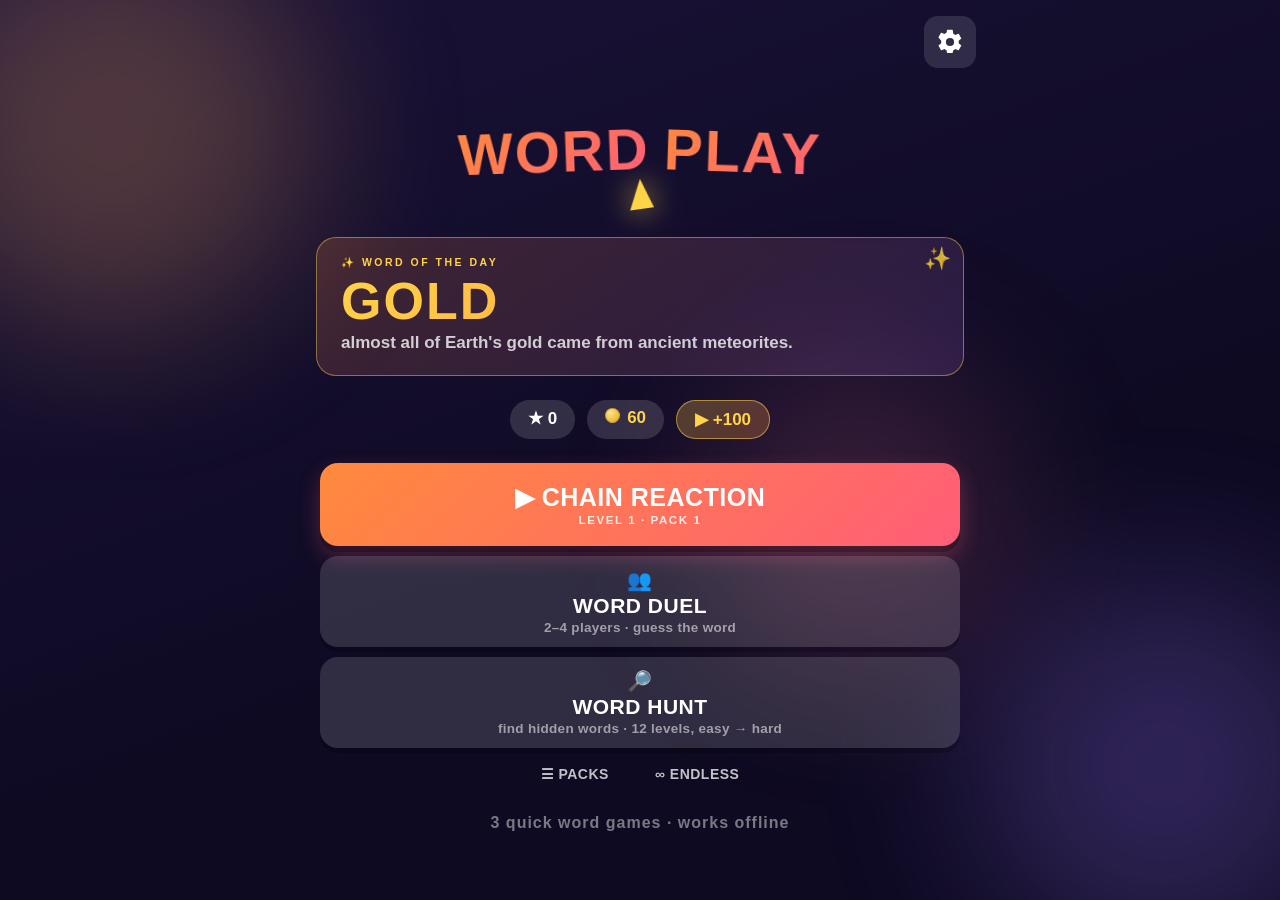
<file: game/index.html>
<!DOCTYPE html>
<html lang="en">
<head>
  <meta charset="UTF-8">
  <meta name="viewport" content="width=device-width, initial-scale=1, viewport-fit=cover, user-scalable=no">
  <meta name="theme-color" content="#150F33">
  <title>Word Play</title>
  <link rel="stylesheet" href="css/styles.css">
</head>
<body>

  <!-- animated background -->
  <div class="bg">
    <div class="blob b1"></div>
    <div class="blob b2"></div>
    <div class="blob b3"></div>
  </div>

  <div id="app">

    <!-- ============ HOME (game hub) ============ -->
    <section id="screen-home" class="screen">
      <button id="btn-settings" class="icon-btn" aria-label="Settings">
        <svg viewBox="0 0 24 24" width="26" height="26">
          <path fill="currentColor" d="M19.4 13a7.5 7.5 0 0 0 .1-1 7.5 7.5 0 0 0-.1-1l2.1-1.7a.5.5 0 0 0 .1-.6l-2-3.5a.5.5 0 0 0-.6-.2l-2.5 1a7.7 7.7 0 0 0-1.7-1L14.4 2a.5.5 0 0 0-.5-.4h-4a.5.5 0 0 0-.5.4L9 4.1a7.7 7.7 0 0 0-1.7 1l-2.5-1a.5.5 0 0 0-.6.2l-2 3.5a.5.5 0 0 0 .1.6L4.5 11a7.5 7.5 0 0 0 0 2l-2.2 1.7a.5.5 0 0 0-.1.6l2 3.5c.1.2.4.3.6.2l2.5-1c.5.4 1.1.7 1.7 1l.4 2.1c0 .2.3.4.5.4h4c.2 0 .5-.2.5-.4l.4-2.1c.6-.3 1.2-.6 1.7-1l2.5 1c.2.1.5 0 .6-.2l2-3.5a.5.5 0 0 0-.1-.6L19.4 13zM12 15.5A3.5 3.5 0 1 1 15.5 12 3.5 3.5 0 0 1 12 15.5z"/>
        </svg>
      </button>

      <div class="logo">
        <div class="logo-words">
          <span class="logo-tile">WORD</span>
          <span class="logo-tile t2">PLAY</span>
        </div>
        <div class="logo-bolt"></div>
      </div>

      <!-- word of the day -->
      <div class="wotd">
        <div class="wotd-label">✨ WORD OF THE DAY</div>
        <div class="wotd-word" id="wotd-word">…</div>
        <div class="wotd-fact" id="wotd-fact">…</div>
      </div>

      <div class="home-stats">
        <span id="home-stars" class="stat-chip">★ 0</span>
        <span id="home-coins" class="stat-chip coins"></span>
        <button id="btn-ad" class="stat-chip ad-chip" title="Watch a short ad for 100 coins">▶ +100</button>
      </div>

      <div class="home-btns">
        <button id="btn-continue" class="btn primary big">▶  CHAIN REACTION</button>
        <button id="btn-duel" class="btn secondary">
          <span class="game-ico">👥</span> WORD DUEL <span class="btn-sub">2–4 players · guess the word</span>
        </button>
        <button id="btn-hunt" class="btn secondary">
          <span class="game-ico">🔎</span> WORD HUNT <span class="btn-sub">find hidden words · 12 levels, easy → hard</span>
        </button>
        <div class="home-mini">
          <button id="btn-levels" class="btn ghost">☰ PACKS</button>
          <button id="btn-endless" class="btn ghost">∞ ENDLESS</button>
        </div>
      </div>

      <div class="home-footer">3 quick word games · works offline</div>
    </section>

    <!-- ============ PACK SELECT ============ -->
    <section id="screen-packs" class="screen">
      <header class="bar">
        <button id="back-packs" class="icon-btn" aria-label="Back"><svg viewBox="0 0 24 24" width="24" height="24" aria-hidden="true"><path fill="none" stroke="currentColor" stroke-width="2.4" stroke-linecap="round" stroke-linejoin="round" d="M19 12H5m6-6-6 6 6 6"/></svg></button>
        <div class="bar-title">Chain Reaction — Packs</div>
        <div id="packs-stars" class="stat-chip">★ 0</div>
      </header>
      <div id="packs-grid" class="packs-grid"></div>
    </section>

    <!-- ============ LEVEL SELECT ============ -->
    <section id="screen-levels" class="screen">
      <header class="bar">
        <button id="back-levels" class="icon-btn" aria-label="Back"><svg viewBox="0 0 24 24" width="24" height="24" aria-hidden="true"><path fill="none" stroke="currentColor" stroke-width="2.4" stroke-linecap="round" stroke-linejoin="round" d="M19 12H5m6-6-6 6 6 6"/></svg></button>
        <div id="levels-title" class="bar-title"></div>
        <div id="levels-stars" class="stat-chip">★ 0</div>
      </header>
      <div id="levels-grid" class="levels-grid"></div>
    </section>

    <!-- ============ CHAIN REACTION GAME ============ -->
    <section id="screen-game" class="screen">
      <header class="bar">
        <button id="back-game" class="icon-btn" aria-label="Back"><svg viewBox="0 0 24 24" width="24" height="24" aria-hidden="true"><path fill="none" stroke="currentColor" stroke-width="2.4" stroke-linecap="round" stroke-linejoin="round" d="M19 12H5m6-6-6 6 6 6"/></svg></button>
        <div id="game-label" class="bar-title small"></div>
        <div class="bar-right">
          <span id="game-score" class="stat-chip score">0</span>
        </div>
      </header>

      <div class="game-status">
        <div id="game-hearts" class="hearts"></div>
        <span id="game-coins" class="stat-chip coins"></span>
      </div>

      <div id="chain-strip" class="chain-strip"></div>

      <div id="game-prompt" class="prompt"></div>

      <div id="tile-grid" class="tile-grid"></div>

      <div class="game-bottom">
        <button id="btn-hint" class="btn hint">
          <span class="bulb"></span> HINT · <span id="hint-cost">25</span>
        </button>
        <span id="combo-pill" class="combo"></span>
      </div>
    </section>

    <!-- ============ WORD DUEL: Guess the Word ============ -->
    <section id="duel-setup" class="screen">
      <header class="bar">
        <button id="duel-back1" class="icon-btn" aria-label="Back"><svg viewBox="0 0 24 24" width="24" height="24" aria-hidden="true"><path fill="none" stroke="currentColor" stroke-width="2.4" stroke-linecap="round" stroke-linejoin="round" d="M19 12H5m6-6-6 6 6 6"/></svg></button>
        <div class="bar-title">Word Duel</div>
        <div class="bar-sub">pass &amp; play</div>
      </header>
      <div class="duel-body">
        <div class="duel-h" style="text-align:center">How many players?</div>
        <div id="duel-player-count" class="pill-row"></div>
        <div id="duel-setup-info" class="ov-text small" style="margin-top:14px"></div>
        <button id="duel-start" class="btn primary big" style="margin-top:16px">START DUEL ▶</button>
        <button id="duel-invite" class="btn secondary">👥 INVITE FRIENDS</button>
      </div>
    </section>

    <section id="duel-write" class="screen">
      <header class="bar">
        <button id="duel-back2" class="icon-btn" aria-label="Back"><svg viewBox="0 0 24 24" width="24" height="24" aria-hidden="true"><path fill="none" stroke="currentColor" stroke-width="2.4" stroke-linecap="round" stroke-linejoin="round" d="M19 12H5m6-6-6 6 6 6"/></svg></button>
        <div id="duel-write-head" class="bar-title small"></div>
        <div id="duel-word-count" class="stat-chip"></div>
      </header>
      <div class="duel-body">
        <div class="ov-text small" style="text-align:center">
          Pick a <b>category</b> — guessers will see it as their clue!
        </div>
        <div id="duel-cats" class="cat-row"></div>
        <div class="duel-input-row">
          <input id="duel-input" type="text" maxlength="8" autocomplete="off"
                 autocapitalize="characters" autocorrect="off" spellcheck="false"
                 placeholder="YOUR SECRET WORD…">
        </div>
        <div id="duel-sugg-label" class="ov-text small" style="display:none">Suggestions ▾</div>
        <div id="duel-suggestions" class="sugg-row"></div>
        <button id="duel-write-done" class="btn primary big" style="margin-top:auto">
          LOCK IN WORD ▶
        </button>
      </div>
    </section>

    <section id="duel-pass" class="screen">
      <div class="duel-body center">
        <div class="pass-ico">📱➡️</div>
        <div id="duel-pass-text" class="duel-h"></div>
        <button id="duel-pass-btn" class="btn primary big">I'M READY ▶</button>
      </div>
    </section>

    <section id="duel-guess" class="screen">
      <header class="bar">
        <button id="duel-back3" class="icon-btn" aria-label="Back"><svg viewBox="0 0 24 24" width="24" height="24" aria-hidden="true"><path fill="none" stroke="currentColor" stroke-width="2.4" stroke-linecap="round" stroke-linejoin="round" d="M19 12H5m6-6-6 6 6 6"/></svg></button>
        <div id="duel-guess-head" class="bar-title small"></div>
      </header>
      <div class="duel-body">
        <div id="duel-hearts" class="hearts big-hearts"></div>
        <div id="duel-blanks" class="blanks"></div>
        <div id="duel-turn-label" class="duel-h small" style="text-align:center"></div>
        <div id="duel-callout" class="callout"></div>
        <div id="duel-keyboard" class="key-row"></div>
      </div>
    </section>

    <section id="duel-results" class="screen">
      <div class="duel-body center">
        <div id="duel-results-title" class="duel-h big"></div>
        <div id="duel-results-list" style="width:100%"></div>
        <button id="duel-again" class="btn primary big">↻ PLAY AGAIN</button>
        <button id="duel-home" class="btn ghost">HOME</button>
      </div>
    </section>

    <!-- ============ WORD HUNT ============ -->
    <section id="screen-hunt" class="screen">
      <header class="bar">
        <button id="hunt-back" class="icon-btn" aria-label="Back"><svg viewBox="0 0 24 24" width="24" height="24" aria-hidden="true"><path fill="none" stroke="currentColor" stroke-width="2.4" stroke-linecap="round" stroke-linejoin="round" d="M19 12H5m6-6-6 6 6 6"/></svg></button>
        <div class="bar-title">Word Hunt</div>
        <div class="bar-right hunt-right">
          <span id="hunt-mode"></span>
          <span id="hunt-timer" class="stat-chip score">90s</span>
        </div>
      </header>
      <div class="game-status">
        <div class="ov-text small" style="flex:1">Swipe to find words →</div>
        <span id="hunt-score" class="stat-chip score">0 pts</span>
      </div>
      <div class="hunt-actions">
        <button id="btn-hunt-hint" class="btn hint">
          <span class="bulb"></span> HINT · 25
        </button>
        <button id="btn-hunt-adhints" class="btn hint ad">
          <span class="bulb"></span> HINTS · WATCH AD
        </button>
      </div>
      <div id="hunt-grid" class="hunt-grid"></div>
      <div id="hunt-cancelbar" class="cancelbar"></div>
      <div id="hunt-words" class="hunt-words"></div>
    </section>

    <!-- overlays + toast live outside screens -->
    <div id="overlay"></div>
    <div id="toast"></div>
  </div>

  <script src="js/levels.js"></script>
  <script src="js/dictionary.js"></script>
  <script src="js/wordoftheday.js"></script>
  <script src="js/audio.js"></script>
  <script src="js/wordduel.js"></script>
  <script src="js/wordhunt.js"></script>
  <script src="js/game.js"></script>
</body>
</html>
</file>
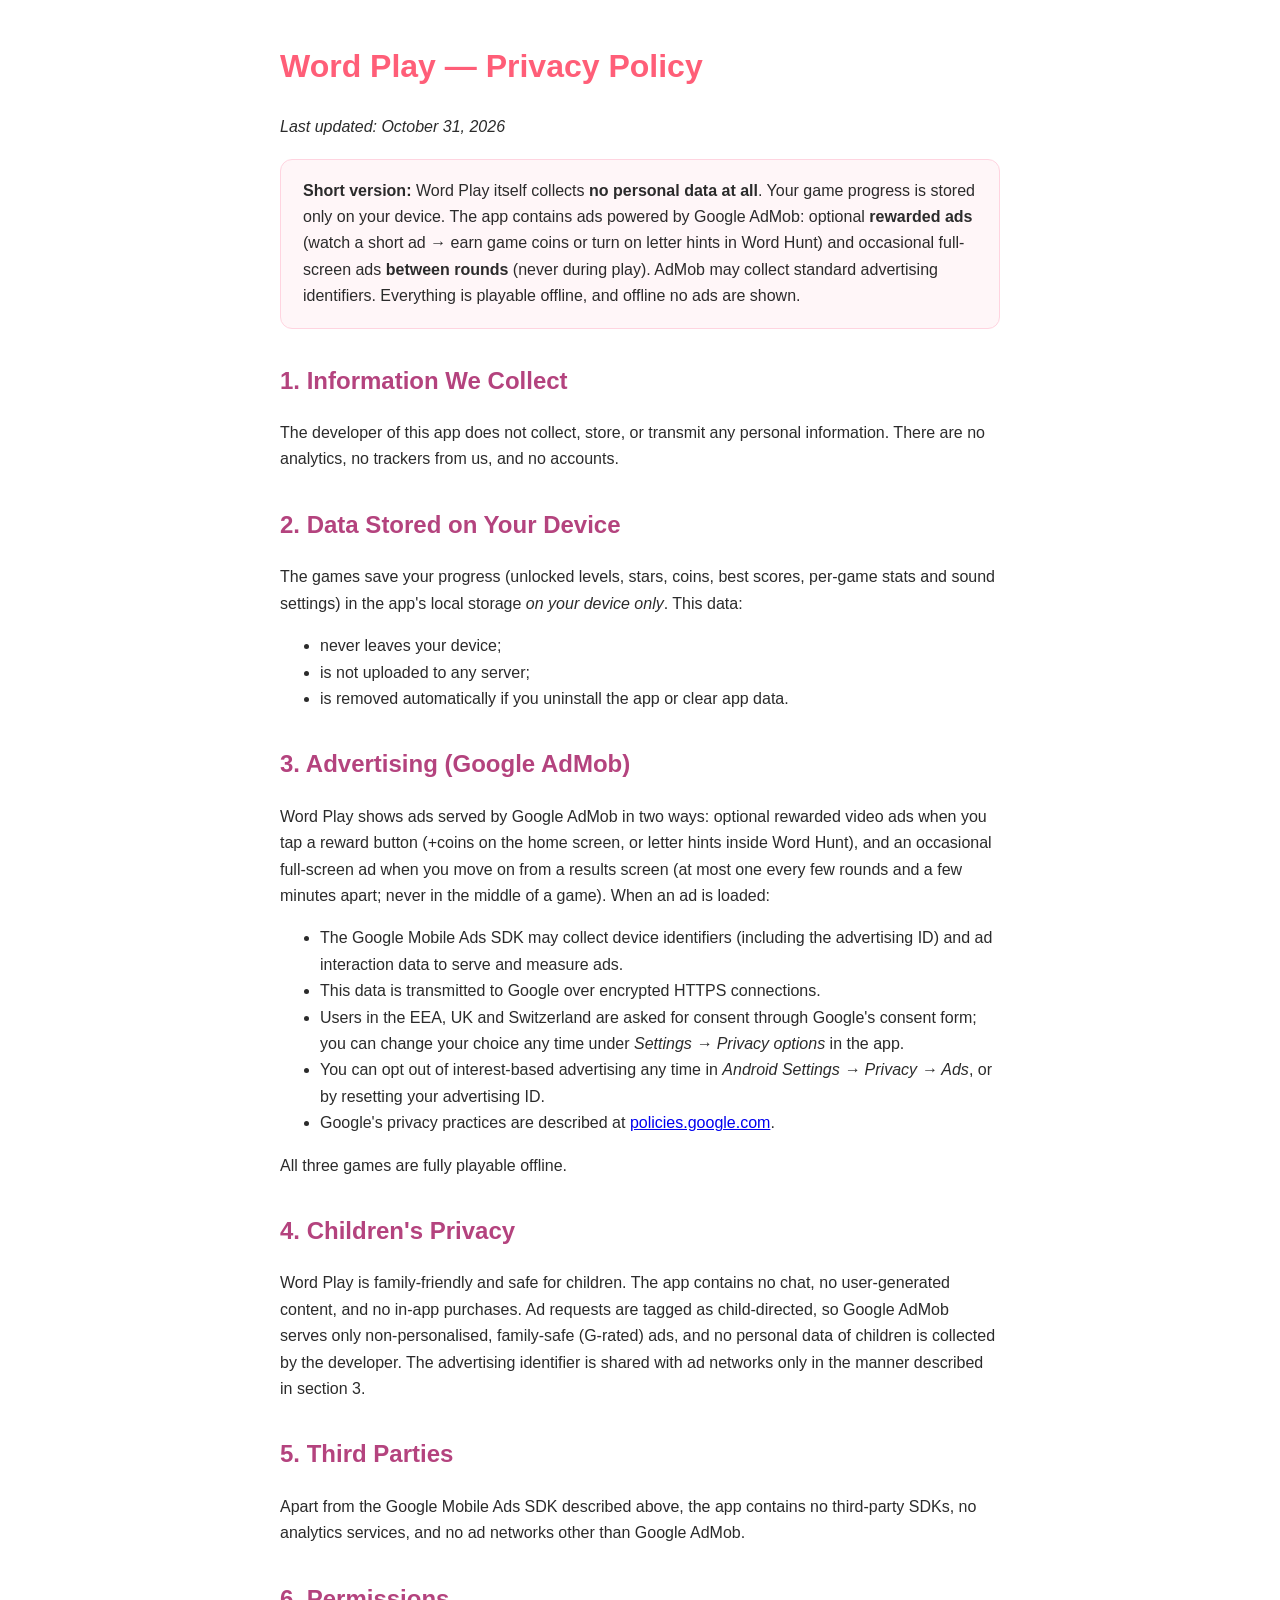
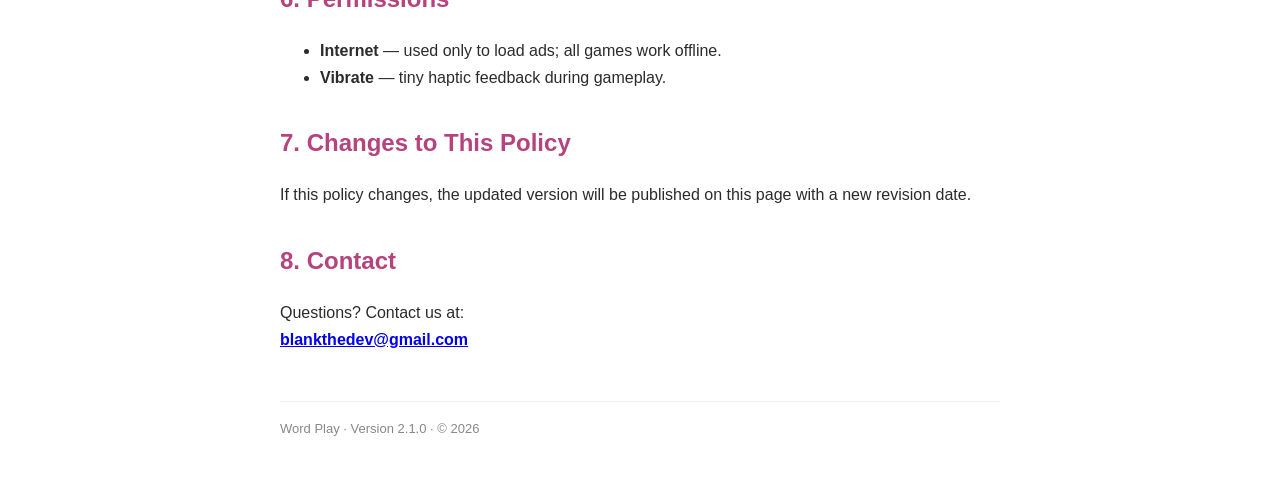
<file: store-listing/privacy-policy.html>
<!DOCTYPE html>
<html lang="en">
<head>
<meta charset="UTF-8">
<meta name="viewport" content="width=device-width, initial-scale=1">
<title>Word Play — Privacy Policy</title>
<style>
  body { font-family: -apple-system, Roboto, "Segoe UI", Arial, sans-serif; max-width: 720px; margin: 40px auto; padding: 0 20px; line-height: 1.65; color: #2b2b2b; }
  h1 { color: #FF5E78; }
  h2 { color: #B4437E; margin-top: 32px; }
  .card { background: #FFF6F8; border: 1px solid #FFD4E0; border-radius: 12px; padding: 18px 22px; margin: 18px 0; }
  .footer { margin-top: 48px; font-size: 13px; color: #888; border-top: 1px solid #eee; padding-top: 16px; }
</style>
</head>
<body>

<h1>Word Play — Privacy Policy</h1>
<p><em>Last updated: October 31, 2026</em></p>

<div class="card">
<strong>Short version:</strong> Word Play itself collects <strong>no personal data at
all</strong>. Your game progress is stored only on your device. The app contains
ads powered by Google AdMob: optional <strong>rewarded ads</strong> (watch a short ad →
earn game coins or turn on letter hints in Word Hunt) and occasional
full-screen ads <strong>between rounds</strong> (never
during play). AdMob may collect standard advertising identifiers. Everything is
playable offline, and offline no ads are shown.
</div>

<h2>1. Information We Collect</h2>
<p>The developer of this app does not collect, store, or transmit any personal
information. There are no analytics, no trackers from us, and no accounts.</p>

<h2>2. Data Stored on Your Device</h2>
<p>The games save your progress (unlocked levels, stars, coins, best scores,
per-game stats and sound settings) in the app's local storage <em>on your device only</em>. This data:</p>
<ul>
  <li>never leaves your device;</li>
  <li>is not uploaded to any server;</li>
  <li>is removed automatically if you uninstall the app or clear app data.</li>
</ul>

<h2>3. Advertising (Google AdMob)</h2>
<p>Word Play shows ads served by Google AdMob in two ways: optional rewarded
video ads when you tap a reward button (+coins on the home screen, or letter
hints inside Word Hunt), and an occasional full-screen ad when
you move on from a results screen (at most one every few rounds and a few
minutes apart; never in the middle of a game). When an ad is loaded:</p>
<ul>
  <li>The Google Mobile Ads SDK may collect device identifiers (including the
  advertising ID) and ad interaction data to serve and measure ads.</li>
  <li>This data is transmitted to Google over encrypted HTTPS connections.</li>
  <li>Users in the EEA, UK and Switzerland are asked for consent through
  Google's consent form; you can change your choice any time under
  <em>Settings → Privacy options</em> in the app.</li>
  <li>You can opt out of interest-based advertising any time in
  <em>Android Settings → Privacy → Ads</em>, or by resetting your advertising ID.</li>
  <li>Google's privacy practices are described at
  <a href="https://policies.google.com/technologies/partner-sites">policies.google.com</a>.</li>
</ul>
<p>All three games are fully playable offline.</p>

<h2>4. Children's Privacy</h2>
<p>Word Play is family-friendly and safe for children. The app contains no
chat, no user-generated content, and no in-app purchases. Ad requests are
tagged as child-directed, so Google AdMob serves only non-personalised,
family-safe (G-rated) ads, and no personal data of children is collected by the
developer. The advertising identifier is shared with ad networks only in the
manner described in section 3.</p>

<h2>5. Third Parties</h2>
<p>Apart from the Google Mobile Ads SDK described above, the app contains no
third-party SDKs, no analytics services, and no ad networks other than
Google AdMob.</p>

<h2>6. Permissions</h2>
<ul>
  <li><strong>Internet</strong> — used only to load ads; all games work offline.</li>
  <li><strong>Vibrate</strong> — tiny haptic feedback during gameplay.</li>
</ul>

<h2>7. Changes to This Policy</h2>
<p>If this policy changes, the updated version will be published on this page
with a new revision date.</p>

<h2>8. Contact</h2>
<p>Questions? Contact us at:<br>
<strong><a href="mailto:blankthedev@gmail.com">blankthedev@gmail.com</a></strong></p>

<div class="footer">
  Word Play · Version 2.1.0 · &copy; 2026
</div>

</body>
</html>
</file>
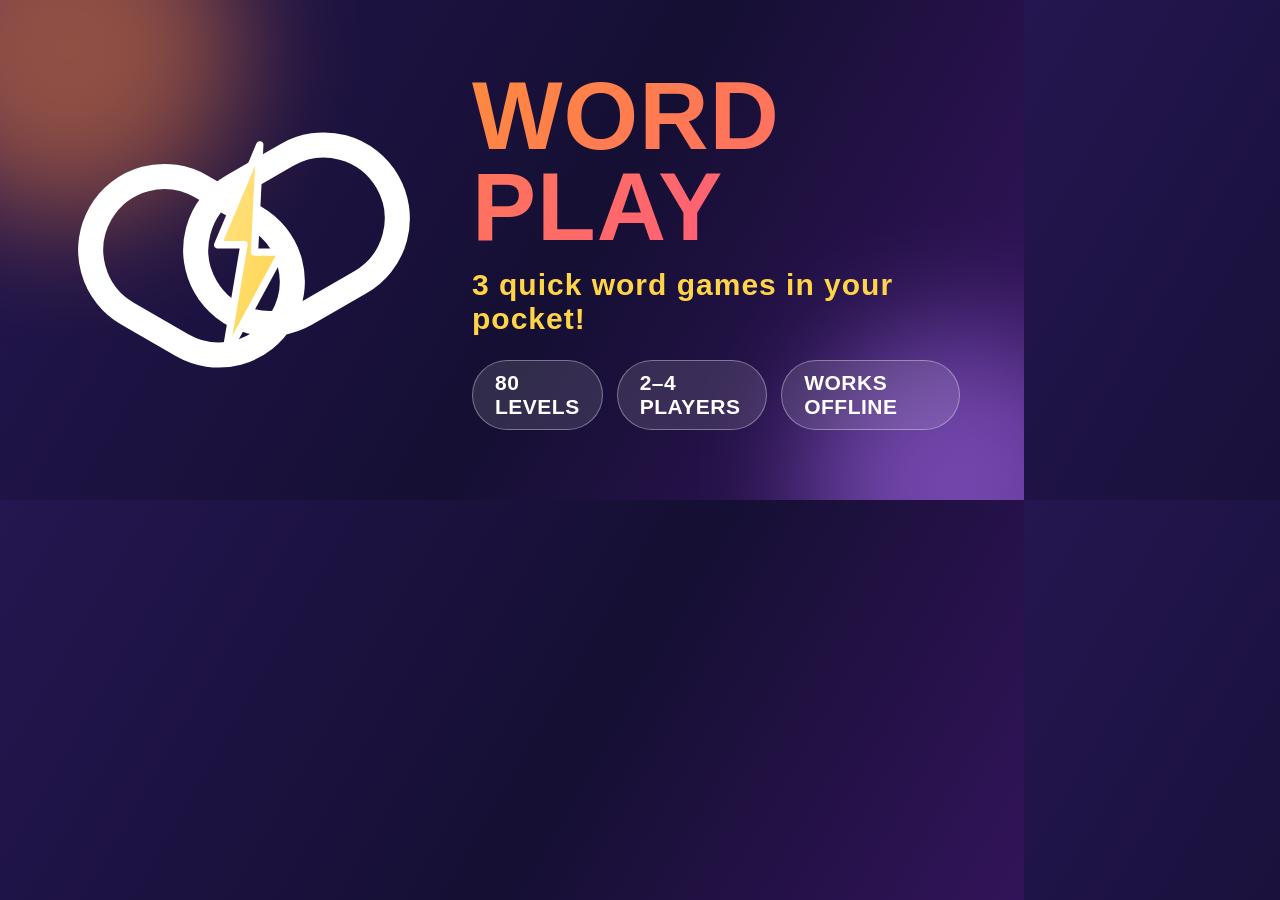
<file: tools/feature-graphic.html>
<!DOCTYPE html>
<html>
<head>
<meta charset="UTF-8">
<style>
  * { margin: 0; padding: 0; box-sizing: border-box; }
  html, body { width: 1024px; height: 500px; overflow: hidden; }
  body {
    font-family: -apple-system, Roboto, "Segoe UI", Arial, sans-serif;
    background: linear-gradient(120deg, #241650 0%, #150F33 55%, #35145e 100%);
    color: #fff;
    position: relative;
  }
  .blob { position: absolute; border-radius: 50%; filter: blur(60px); opacity: .5; }
  .b1 { width: 340px; height: 340px; background: #FF8A3D; top: -120px; left: -100px; }
  .b2 { width: 300px; height: 300px; background: #B479FF; bottom: -130px; right: -80px; }
  .wrap { position: relative; z-index: 2; display: flex; height: 100%; align-items: center; padding: 0 64px; gap: 48px; }
  .art { flex: none; transform: scale(1.05); }
  .text { flex: 1; }
  h1 { font-size: 96px; font-weight: 900; letter-spacing: 1px; line-height: .95; }
  h1 .grad {
    background: linear-gradient(135deg, #FF8A3D, #FF5E78);
    -webkit-background-clip: text; background-clip: text; color: transparent;
  }
  .tag { font-size: 30px; font-weight: 700; color: #FFD447; margin-top: 16px; letter-spacing: 1px; }
  .badges { margin-top: 24px; display: flex; gap: 14px; }
  .badge {
    background: rgba(255,255,255,.12);
    border: 1.5px solid rgba(255,255,255,.35);
    border-radius: 999px;
    padding: 10px 22px;
    font-size: 21px;
    font-weight: 800;
    letter-spacing: .5px;
  }
</style>
</head>
<body>
  <div class="blob b1"></div>
  <div class="blob b2"></div>
  <div class="wrap">

    <!-- chain links + bolt, same art as the app icon -->
    <svg class="art" width="360" height="360" viewBox="0 0 360 360">
      <defs>
        <linearGradient id="boltg" x1="0" y1="0" x2="1" y2="1">
          <stop offset="0" stop-color="#FFE38A"/>
          <stop offset="1" stop-color="#FFD447"/>
        </linearGradient>
      </defs>
      <g transform="rotate(30 130 195)">
        <rect x="30" y="125" width="200" height="140" rx="70" fill="none" stroke="#fff" stroke-width="24"/>
      </g>
      <g transform="rotate(-30 230 165)">
        <rect x="130" y="95" width="200" height="140" rx="70" fill="none" stroke="#fff" stroke-width="24"/>
      </g>
      <polygon points="195,80 155,175 180,175 162,282 216,182 190,182"
               fill="url(#boltg)" stroke="#fff" stroke-width="7" stroke-linejoin="round"/>
    </svg>

    <div class="text">
      <h1><span class="grad">WORD PLAY</span></h1>
      <div class="tag">3 quick word games in your pocket!</div>
      <div class="badges">
        <span class="badge">80 LEVELS</span>
        <span class="badge">2–4 PLAYERS</span>
        <span class="badge">WORKS OFFLINE</span>
      </div>
    </div>
  </div>
</body>
</html>
</file>
<file: game/css/styles.css>
/* ============================================================
   CHAIN REACTION WORDS - Styles
   ============================================================ */

* { margin: 0; padding: 0; box-sizing: border-box; }

:root {
  --bg1: #0E0A22;
  --bg2: #1A1238;
  --ink: #241A4A;
  --paper: #FFFFFF;
  --accent: #FF8A3D;
  --accent2: #FF5E78;
  --gold: #FFD447;
  --green: #6BCB77;
  --red: #FF4D6D;
}

html, body { height: 100%; }

body {
  font-family: -apple-system, Roboto, "Segoe UI", "Helvetica Neue", Arial, sans-serif;
  background: linear-gradient(160deg, var(--bg2), var(--bg1) 62%);
  color: #fff;
  overflow: hidden;
  -webkit-user-select: none;
  user-select: none;
  -webkit-tap-highlight-color: transparent;
  touch-action: manipulation;
}

/* ---------------- animated background ---------------- */

.bg { position: fixed; inset: 0; z-index: 0; overflow: hidden; }
.blob {
  position: absolute;
  border-radius: 50%;
  filter: blur(80px);
  opacity: .26;
  animation: float 13s ease-in-out infinite alternate;
}
.b1 { width: 45vmin; height: 45vmin; background: #F2A65E; top: -8vmin; left: -10vmin; }
.b2 { width: 42vmin; height: 42vmin; background: #8E6FE8; bottom: -6vmin; right: -8vmin; animation-delay: -5s; }
.b3 { width: 34vmin; height: 34vmin; background: #E36F8F; top: 40%; left: 55%; opacity: .2; animation-delay: -9s; }
.b4 { width: 30vmin; height: 30vmin; background: #4FA3A3; bottom: 18%; left: -12vmin; opacity: .18; animation-delay: -3s; }
@keyframes float {
  from { transform: translate(0, 0) scale(1); }
  to   { transform: translate(5vmin, -4vmin) scale(1.12); }
}

/* ---------------- app frame ---------------- */

#app {
  position: relative;
  z-index: 1;
  max-width: 520px;
  height: 100%;
  margin: 0 auto;
}
html.full #app { max-width: none; }

.screen {
  display: none;
  flex-direction: column;
  height: 100%;
  padding: max(12px, env(safe-area-inset-top)) 16px calc(12px + env(safe-area-inset-bottom));
}
.screen.active { display: flex; animation: fadein .25s ease; }
@keyframes fadein { from { opacity: 0; transform: translateY(8px); } }

/* ---------------- shared bits ---------------- */

.icon-btn {
  background: rgba(255,255,255,.12);
  border: none;
  color: #fff;
  font-size: 22px;
  width: 44px; height: 44px;
  border-radius: 14px;
  cursor: pointer;
  display: inline-flex;
  align-items: center;
  justify-content: center;
  flex: none;
  transition: transform .1s;
}
.icon-btn svg { display: block; }
.icon-btn:active { transform: scale(.92); }

.stat-chip {
  background: rgba(255,255,255,.14);
  border-radius: 999px;
  padding: 7px 14px;
  font-size: 14px;
  font-weight: 800;
  white-space: nowrap;
}
.stat-chip.coins { color: var(--gold); }
.stat-chip.coins::before {
  content: "";
  display: inline-block;
  width: 13px; height: 13px;
  border-radius: 50%;
  background: radial-gradient(circle at 35% 30%, #FFE38A, #E8A812);
  margin-right: 7px;
  border: 1.5px solid rgba(0,0,0,.15);
}
.stat-chip.score { color: #fff; min-width: 64px; text-align: center; }

.btn {
  border: none;
  border-radius: 18px;
  font-weight: 800;
  letter-spacing: .5px;
  cursor: pointer;
  color: #fff;
  font-family: inherit;
  transition: transform .1s, filter .15s;
  padding: 14px 26px;
  font-size: 17px;
}
.btn:active { transform: translateY(3px) scale(.98); filter: brightness(.95); }

.btn.primary {
  background: linear-gradient(135deg, var(--accent), var(--accent2));
  box-shadow: 0 6px 0 rgba(0,0,0,.28), 0 10px 22px rgba(255,94,120,.28);
}
.btn.secondary {
  background: rgba(255,255,255,.14);
  box-shadow: 0 5px 0 rgba(0,0,0,.22);
}
.btn.ghost { background: transparent; box-shadow: none; color: rgba(255,255,255,.75); font-weight: 700; }
.btn.ghost:active { color: #fff; }
.btn.danger { background: rgba(255,77,109,.18); color: #FF88A5; margin: 14px 0; }
.btn.big { font-size: 21px; padding: 18px 30px; }

/* ---------------- HOME ---------------- */

#screen-home { align-items: center; justify-content: center; gap: 26px; }
#btn-settings { position: absolute; top: max(12px, env(safe-area-inset-top)); right: 16px; }

.logo { text-align: center; margin-top: 10px; }
.logo-words { display: flex; flex-direction: column; align-items: center; gap: 10px; }
.logo-tile {
  font-size: clamp(34px, 9vw, 52px);
  font-weight: 900;
  letter-spacing: 2px;
  background: linear-gradient(135deg, var(--accent), var(--accent2));
  -webkit-background-clip: text;
  background-clip: text;
  color: transparent;
  text-shadow: none;
  transform: rotate(-2deg);
  animation: tilein .6s cubic-bezier(.2,1.6,.4,1) both;
}
.logo-tile.t2 { transform: rotate(2deg); animation-delay: .12s; }
@keyframes tilein { from { opacity: 0; transform: scale(.6) rotate(-8deg); } }

.logo-bolt {
  width: 0; height: 0;
  margin: 6px auto 2px;
  border-left: 14px solid transparent;
  border-right: 10px solid transparent;
  border-bottom: 30px solid var(--gold);
  transform: rotate(-8deg);
  filter: drop-shadow(0 0 14px rgba(255,212,71,.75));
  animation: pulse 1.6s ease-in-out infinite;
}
@keyframes pulse { 50% { transform: rotate(-8deg) scale(1.15); } }

.logo-sub {
  font-size: clamp(18px, 5vw, 26px);
  font-weight: 800;
  letter-spacing: 10px;
  color: rgba(255,255,255,.92);
  margin-top: 8px;
}

.home-stats { display: flex; gap: 12px; }
.home-btns { display: flex; flex-direction: column; gap: 14px; width: min(100%, 320px); }
.home-footer { font-size: 13px; color: rgba(255,255,255,.45); font-weight: 600; letter-spacing: 1px; }

/* ---------------- top bar ---------------- */

.bar {
  display: flex;
  align-items: center;
  gap: 12px;
  margin-bottom: 14px;
}
.bar-title {
  font-size: 19px;
  font-weight: 900;
  flex: 1;
  white-space: nowrap;
  overflow: hidden;
  text-overflow: ellipsis;
}
.bar-title.small { font-size: 15px; }
.bar-right { display: flex; align-items: center; gap: 6px; }
.bar-sub {
  flex: none;
  font-size: 13px;
  font-weight: 800;
  letter-spacing: .3px;
  color: rgba(255,255,255,.55);
  white-space: nowrap;
}

/* ---------------- packs ---------------- */

.packs-grid {
  display: grid;
  grid-template-columns: repeat(2, 1fr);
  gap: 14px;
  overflow-y: auto;
  padding-bottom: 10px;
}

.pack-card {
  position: relative;
  background: linear-gradient(160deg, rgba(255,255,255,.13), rgba(255,255,255,.06));
  border: 2px solid var(--pk, var(--accent));
  border-radius: 20px;
  padding: 18px 16px 16px;
  text-align: left;
  color: #fff;
  font-family: inherit;
  cursor: pointer;
  min-height: 128px;
  display: flex;
  flex-direction: column;
  gap: 4px;
  box-shadow: 0 6px 18px rgba(0,0,0,.25);
  overflow: hidden;
  transition: transform .12s;
}
.pack-card:active { transform: scale(.97); }
.pack-card.locked {
  border-color: rgba(255,255,255,.12);
  background: rgba(255,255,255,.045);
  cursor: default;
}
.pack-num { font-size: 11px; font-weight: 800; letter-spacing: 2px; color: var(--pk, var(--accent)); opacity: .95; }
.pack-card.locked .pack-num { color: rgba(255,255,255,.4); }
.pack-name { font-size: 19px; font-weight: 900; }
.pack-card.locked .pack-name { color: rgba(255,255,255,.6); }
.pack-tag { font-size: 12.5px; color: rgba(255,255,255,.62); font-weight: 600; }
.pack-card.locked .pack-tag { color: rgba(255,255,255,.35); }
.pack-meta { margin-top: auto; font-size: 13px; font-weight: 800; color: var(--gold); }
.pack-card.locked .pack-meta { display: none; }
.pack-lock {
  margin-top: auto;
  display: flex;
  align-items: center;
  gap: 6px;
  font-size: 11.5px;
  font-weight: 700;
  color: rgba(255,255,255,.5);
}
.pack-lock svg { flex: none; opacity: .8; }

/* ---------------- levels ---------------- */

.levels-grid {
  display: grid;
  grid-template-columns: repeat(5, 1fr);
  gap: 12px;
  overflow-y: auto;
  padding: 6px 2px 10px;
}

.level-btn {
  position: relative;
  aspect-ratio: 1 / 1;
  border: 2px solid var(--pk, var(--accent));
  border-radius: 18px;
  background: linear-gradient(160deg, rgba(255,255,255,.14), rgba(255,255,255,.05));
  color: #fff;
  font-family: inherit;
  cursor: pointer;
  display: flex;
  flex-direction: column;
  align-items: center;
  justify-content: center;
  gap: 4px;
  transition: transform .12s;
}
.level-btn:active { transform: scale(.93); }
.level-btn.locked { border-color: rgba(255,255,255,.14); background: rgba(255,255,255,.04); cursor: default; }
.level-num { font-size: 24px; font-weight: 900; }
.level-stars { font-size: 11px; color: var(--gold); letter-spacing: 1px; }
.level-stars .off { opacity: .3; }
.level-lock { position: absolute; inset: 0; display: flex; align-items: center; justify-content: center; background: rgba(13,9,32,.55); border-radius: 16px; color: rgba(255,255,255,.5); }

/* ---------------- game screen ---------------- */

.game-status { display: flex; align-items: center; gap: 12px; margin-bottom: 10px; }
.hearts { display: flex; gap: 4px; flex: 1; }
.heart { color: var(--red); font-size: 22px; text-shadow: 0 0 12px rgba(255,77,109,.6); transition: all .3s; }
.heart.lost { color: rgba(255,255,255,.16); text-shadow: none; transform: scale(.8); }

.chain-strip {
  display: flex;
  gap: 8px;
  align-items: center;
  overflow-x: auto;
  padding: 10px 12px;
  background: rgba(255,255,255,.07);
  border-radius: 20px;
  margin-bottom: 12px;
  scrollbar-width: none;
}
.chain-strip::-webkit-scrollbar { display: none; }

.chip {
  display: inline-flex;
  align-items: center;
  justify-content: center;
  height: 46px;
  padding: 0 14px;
  border-radius: 14px;
  font-weight: 800;
  flex: none;
  font-size: 17px;
}
.chip.sz-b { font-size: 15px; }
.chip.sz-c { font-size: 13px; }
.chip.sz-d { font-size: 12px; }
.chip-start { background: linear-gradient(135deg, #6BCB77, #3FA34D); box-shadow: 0 4px 0 rgba(0,0,0,.25); }
.chip-end   { background: linear-gradient(135deg, #FF5E78, #D63A5C); box-shadow: 0 4px 0 rgba(0,0,0,.25); }
.chip-filled {
  background: linear-gradient(135deg, rgba(255,255,255,.24), rgba(255,255,255,.12));
  border: 1.5px solid var(--pk, var(--accent));
  color: #fff;
  box-shadow: 0 0 16px rgba(255,138,61,.35);
}
.slot {
  min-width: 52px;
  border: 2px dashed rgba(255,255,255,.3);
  background: transparent;
  color: transparent;
  border-radius: 14px;
}
.pop-in { animation: popin .4s cubic-bezier(.2,1.8,.4,1); }
@keyframes popin { from { transform: scale(.3); opacity: 0; } }

.prompt {
  text-align: center;
  font-size: 15.5px;
  font-weight: 600;
  color: rgba(255,255,255,.8);
  margin-bottom: 14px;
}
.prompt .cur {
  color: var(--gold);
  font-weight: 900;
  text-shadow: 0 0 14px rgba(255,212,71,.55);
}

.tile-grid {
  display: grid;
  gap: 12px;
  flex: 1;
  align-content: center;
  padding-bottom: 6px;
}

.tile {
  position: relative;
  background: var(--paper);
  color: var(--ink);
  border: none;
  border-radius: 16px;
  font-family: inherit;
  font-weight: 900;
  font-size: 19px;
  letter-spacing: .5px;
  height: clamp(62px, 10vw, 92px);
  cursor: pointer;
  box-shadow: 0 5px 0 rgba(23, 15, 54, .55), 0 10px 20px rgba(0,0,0,.28);
  transition: transform .08s, box-shadow .08s, opacity .3s, filter .3s;
  word-break: break-all;
}
.tile:active { transform: translateY(4px); box-shadow: 0 1px 0 rgba(23,15,54,.55); }
.tile.sz-b { font-size: 16px; }
.tile.sz-c { font-size: 14px; }
.tile.sz-d { font-size: 12.5px; }
.tile.used {
  opacity: 0;
  pointer-events: none;
  transform: scale(.4);
  filter: grayscale(1);
}
.tile.shake { animation: shake .4s; background: #FFD3DC; }
@keyframes shake {
  0%,100% { transform: translateX(0); }
  20% { transform: translateX(-7px) rotate(-2deg); }
  40% { transform: translateX(7px) rotate(2deg); }
  60% { transform: translateX(-5px); }
  80% { transform: translateX(5px); }
}
.tile.hint-glow { animation: hintpulse 1.1s ease-in-out infinite; }
@keyframes hintpulse {
  0%,100% { box-shadow: 0 5px 0 rgba(23,15,54,.55), 0 0 0 0 rgba(255,212,71,.9); }
  50%     { box-shadow: 0 5px 0 rgba(23,15,54,.55), 0 0 0 12px rgba(255,212,71,0); }
}

.game-bottom { display: flex; align-items: center; gap: 12px; padding-top: 4px; }
.btn.hint {
  background: rgba(255,212,71,.16);
  border: 1.5px solid rgba(255,212,71,.55);
  color: var(--gold);
  font-size: 15px;
  padding: 12px 18px;
  border-radius: 999px;
}
.bulb {
  display: inline-block;
  width: 12px; height: 12px;
  border-radius: 50%;
  background: radial-gradient(circle at 35% 30%, #FFF3C4, #FFD447);
  margin-right: 4px;
  box-shadow: 0 0 8px rgba(255,212,71,.8);
}

.combo {
  display: none;
  background: linear-gradient(135deg, var(--accent), var(--accent2));
  border-radius: 999px;
  padding: 8px 16px;
  font-size: 14px;
  font-weight: 900;
  box-shadow: 0 0 18px rgba(255,138,61,.55);
}
.combo.bump { animation: bump .3s cubic-bezier(.2,1.8,.4,1); }
@keyframes bump { from { transform: scale(.6); } }

.score-pop {
  position: fixed;
  z-index: 60;
  color: var(--gold);
  font-size: 24px;
  font-weight: 900;
  text-shadow: 0 2px 10px rgba(0,0,0,.4);
  pointer-events: none;
  animation: rise .9s ease-out forwards;
}
@keyframes rise {
  from { opacity: 1; transform: translateY(0) scale(.8); }
  to   { opacity: 0; transform: translateY(-70px) scale(1.2); }
}

/* ---------------- overlay ---------------- */

#overlay {
  position: fixed;
  inset: 0;
  z-index: 50;
  display: none;
  align-items: center;
  justify-content: center;
  padding: 24px;
  background: rgba(10, 6, 26, .78);
  backdrop-filter: blur(6px);
  -webkit-backdrop-filter: blur(6px);
}
#overlay.show { display: flex; animation: fadein .2s ease; }

#overlay .card {
  position: relative;
  z-index: 2;
  background: linear-gradient(165deg, #2B1D5E, #1C1244);
  border: 1.5px solid rgba(255,255,255,.14);
  border-radius: 26px;
  padding: 30px 26px 24px;
  max-width: 400px;
  width: 100%;
  text-align: center;
  box-shadow: 0 24px 60px rgba(0,0,0,.5);
  display: flex;
  flex-direction: column;
  gap: 14px;
}

#confetti {
  position: absolute;
  inset: 0;
  width: 100%;
  height: 100%;
  z-index: 1;
  pointer-events: none;
}

.ov-title { font-size: 27px; font-weight: 900; letter-spacing: 1px; }
.ov-title.bad { color: var(--red); }

.ov-stars { display: flex; justify-content: center; gap: 10px; }
.big-star { font-size: 54px; line-height: 1; }
.big-star.on {
  color: var(--gold);
  text-shadow: 0 0 22px rgba(255,212,71,.8);
  animation: starpop .55s cubic-bezier(.2,1.8,.4,1) backwards;
}
.big-star.off { color: rgba(255,255,255,.14); }
@keyframes starpop { from { transform: scale(0) rotate(-40deg); } }

.ov-score { font-size: 40px; font-weight: 900; }
.ov-score span { font-size: 16px; color: rgba(255,255,255,.55); }
.ov-coins { color: var(--gold); font-weight: 800; font-size: 17px; }
.ov-text { color: rgba(255,255,255,.8); font-size: 15px; line-height: 1.55; }
.ov-text.small { font-size: 12.5px; color: rgba(255,255,255,.5); }
.ov-btns { display: flex; flex-direction: column; gap: 10px; margin-top: 4px; }

.tut-chain { display: flex; align-items: center; justify-content: center; gap: 6px; flex-wrap: wrap; }
.tut-arrow { color: rgba(255,255,255,.5); font-weight: 900; }

.set-row {
  display: flex;
  align-items: center;
  justify-content: space-between;
  background: rgba(255,255,255,.07);
  border-radius: 14px;
  padding: 14px 16px;
  font-weight: 700;
  font-size: 15px;
}
.switch {
  width: 56px; height: 30px;
  border-radius: 999px;
  border: none;
  background: rgba(255,255,255,.18);
  position: relative;
  cursor: pointer;
  transition: background .2s;
}
.switch i {
  position: absolute;
  top: 3px; left: 3px;
  width: 24px; height: 24px;
  border-radius: 50%;
  background: #fff;
  transition: left .2s;
}
.switch.on { background: #3FA34D; }
.switch.on i { left: 29px; }

/* ---------------- toast ---------------- */

#toast {
  position: fixed;
  left: 50%;
  bottom: 40px;
  transform: translateX(-50%) translateY(20px);
  background: rgba(20, 14, 46, .95);
  border: 1.5px solid rgba(255,255,255,.2);
  color: #fff;
  font-weight: 700;
  font-size: 14px;
  padding: 12px 22px;
  border-radius: 999px;
  opacity: 0;
  pointer-events: none;
  z-index: 70;
  transition: all .25s ease;
  max-width: 86%;
  text-align: center;
}
#toast.show { opacity: 1; transform: translateX(-50%) translateY(0); }

/* ---------------- wide screens ---------------- */

@media (min-width: 900px) {
  .levels-grid { grid-template-columns: repeat(10, 1fr); }
  .packs-grid { grid-template-columns: repeat(3, 1fr); }
}

/* ============================================================
   WORD PLAY hub additions
   ============================================================ */

/* smaller logo to make room for the hub */
#screen-home { justify-content: flex-start; padding-top: max(52px, calc(env(safe-area-inset-top) + 44px)); gap: 16px; overflow-y: auto; }
#screen-home .logo-words { flex-direction: row; gap: 14px; }
#screen-home .logo-bolt { margin-top: -6px; margin-bottom: 4px; }
#screen-home .logo-tile { font-size: clamp(30px, 8vw, 44px); }

/* word of the day card */
.wotd {
  width: 100%;
  background: linear-gradient(140deg, rgba(255,138,61,.18), rgba(180,121,255,.14));
  border: 1.5px solid rgba(255,212,71,.45);
  border-radius: 20px;
  padding: 14px 18px 16px;
  position: relative;
  overflow: hidden;
}
.wotd::after {
  content: "✨";
  position: absolute;
  right: 12px; top: 8px;
  font-size: 22px;
  opacity: .8;
  animation: pulse 2.2s ease-in-out infinite;
}
.wotd-label { font-size: 10.5px; font-weight: 900; letter-spacing: 2.5px; color: var(--gold); }
.wotd-word {
  font-size: clamp(30px, 8vw, 40px);
  font-weight: 900;
  letter-spacing: 2px;
  background: linear-gradient(135deg, #FFD447, #FF8A3D);
  -webkit-background-clip: text;
  background-clip: text;
  color: transparent;
  margin-top: 2px;
}
.wotd-fact { font-size: 13.5px; color: rgba(255,255,255,.78); font-weight: 600; line-height: 1.45; }

/* hub buttons */
.home-btns { width: 100%; display: flex; flex-direction: column; gap: 10px; }
.btn.secondary { display: flex; flex-direction: column; align-items: center; gap: 2px; padding: 12px 22px; }
.game-ico { font-size: 20px; }
.btn-sub { font-size: 11px; font-weight: 700; color: rgba(255,255,255,.55); letter-spacing: .3px; }
.btn.primary .btn-sub { color: rgba(255,255,255,.85); }
#btn-continue {
  display: flex;
  flex-direction: column;
  align-items: center;
  justify-content: center;
  gap: 2px;
}
#btn-continue .btn-sub { font-size: 11.5px; letter-spacing: 1.6px; white-space: nowrap; }
.home-mini { display: flex; gap: 10px; justify-content: center; }
.home-mini .btn { padding: 8px 18px; font-size: 14px; }

.stat-chip.ad-chip {
  background: linear-gradient(135deg, rgba(255,212,71,.25), rgba(255,138,61,.25));
  border: 1.5px solid rgba(255,212,71,.55);
  color: var(--gold);
  cursor: pointer;
  font-family: inherit;
}
.stat-chip.ad-chip:active { transform: scale(.95); }

/* ============================================================
   WORD DUEL
   ============================================================ */

#duel-setup, #duel-write, #duel-pass, #duel-guess, #duel-results { display: none; flex-direction: column; }
#duel-setup.active, #duel-write.active, #duel-pass.active,
#duel-guess.active, #duel-results.active { display: flex; animation: fadein .25s ease; }

.duel-body {
  flex: 1;
  display: flex;
  flex-direction: column;
  gap: 14px;
  padding: 4px 0 10px;
  overflow-y: auto;
}
.duel-body.center { justify-content: center; align-items: center; text-align: center; gap: 20px; }
.duel-h { font-size: 20px; font-weight: 900; }
.duel-h.small { font-size: 15px; font-weight: 800; }
.duel-h.big { font-size: 26px; }
.accent { color: var(--gold); }

.pass-ico { font-size: 58px; animation: passbounce 1.2s ease-in-out infinite; }
@keyframes passbounce { 50% { transform: translateX(26px); } }

.pill-row { display: flex; gap: 12px; justify-content: center; }
.pill-btn {
  width: 74px; height: 74px;
  border-radius: 20px;
  border: 2px solid rgba(255,255,255,.25);
  background: rgba(255,255,255,.08);
  color: #fff;
  font-size: 30px;
  font-weight: 900;
  font-family: inherit;
  cursor: pointer;
  transition: all .15s;
}
.pill-btn.sel {
  border-color: var(--gold);
  background: rgba(255,212,71,.2);
  box-shadow: 0 0 20px rgba(255,212,71,.4);
  transform: scale(1.06);
}

.duel-input-row { display: flex; gap: 10px; }
.duel-input-row input {
  flex: 1;
  background: rgba(255,255,255,.12);
  border: 2px solid rgba(255,255,255,.3);
  border-radius: 16px;
  padding: 14px 16px;
  color: #fff;
  font-size: 18px;
  font-weight: 800;
  letter-spacing: 1px;
  font-family: inherit;
  text-transform: uppercase;
  min-width: 0;
}
.duel-input-row input:focus { outline: none; border-color: var(--gold); }
.small-btn { padding: 14px 18px; font-size: 15px; flex: none; }

.sugg-row { display: flex; flex-wrap: wrap; gap: 8px; min-height: 40px; }
.sugg-chip {
  background: rgba(79,157,247,.22);
  border: 1.5px solid rgba(79,157,247,.65);
  color: #BFD9FF;
  border-radius: 999px;
  padding: 9px 16px;
  font-size: 14px;
  font-weight: 800;
  font-family: inherit;
  letter-spacing: .5px;
  cursor: pointer;
  animation: fadein .2s ease;
}
.sugg-chip:active { transform: scale(.94); }
.sugg-chip::before { content: "↳ "; opacity: .7; }

.duel-chip { cursor: pointer; }
.btn.disabled { opacity: .35; pointer-events: none; }

.blanks { display: flex; gap: 8px; justify-content: center; flex-wrap: wrap; }
.blank {
  width: clamp(34px, 9vw, 46px);
  height: clamp(44px, 12vw, 58px);
  border-radius: 12px;
  background: rgba(255,255,255,.1);
  border: 2px solid rgba(255,255,255,.28);
  display: flex; align-items: center; justify-content: center;
  font-size: clamp(20px, 5.5vw, 26px);
  font-weight: 900;
  color: rgba(255,255,255,.35);
}
.blank.on {
  color: #fff;
  background: linear-gradient(135deg, rgba(255,138,61,.4), rgba(255,94,120,.4));
  border-color: rgba(255,138,61,.7);
}
.blanks.shake { animation: shake .4s; }

.pill-mini {
  font-size: 11px;
  background: rgba(255,255,255,.15);
  border-radius: 999px;
  padding: 3px 9px;
  font-weight: 800;
  white-space: nowrap;
}
#hunt-mode { display: flex; align-items: center; gap: 4px; }

.hint-line {
  background: rgba(255,212,71,.12);
  border: 1px solid rgba(255,212,71,.4);
  color: #FFE38A;
  border-radius: 12px;
  padding: 10px 14px;
  font-weight: 700;
  font-size: 14.5px;
  animation: fadein .3s ease;
}

.ping-pass {
  position: fixed;
  inset: 0;
  z-index: 55;
  display: none;
  align-items: center;
  justify-content: center;
  padding: 22px;
  background: rgba(10, 6, 26, .82);
  backdrop-filter: blur(6px);
}
.ping-pass.active { display: flex; animation: fadein .2s ease; }

.result-row {
  display: flex;
  align-items: center;
  gap: 14px;
  background: rgba(255,255,255,.08);
  border-radius: 16px;
  padding: 14px 18px;
  width: 100%;
}
.result-row.winner {
  background: linear-gradient(135deg, rgba(255,212,71,.25), rgba(255,138,61,.2));
  border: 1.5px solid rgba(255,212,71,.6);
  transform: scale(1.03);
}
.result-rank { font-size: 22px; font-weight: 900; opacity: .5; width: 26px; }
.result-name { flex: 1; font-size: 18px; font-weight: 800; text-align: left; }
.result-score { font-size: 22px; font-weight: 900; color: var(--gold); }

/* ============================================================
   WORD DUEL v2: Guess the Word
   ============================================================ */

.cat-row { display: flex; flex-wrap: wrap; gap: 8px; justify-content: center; }
.cat-chip {
  background: rgba(79,157,247,.18);
  border: 1.5px solid rgba(79,157,247,.55);
  color: #BFD9FF;
  border-radius: 999px;
  padding: 9px 16px;
  font-size: 13.5px;
  font-weight: 800;
  font-family: inherit;
  letter-spacing: .5px;
  cursor: pointer;
  transition: all .15s;
}
.cat-chip.sel {
  background: rgba(79,157,247,.38);
  border-color: #7FB5FF;
  color: #fff;
  box-shadow: 0 0 14px rgba(79,157,247,.45);
  transform: scale(1.05);
}

#duel-sugg-label { text-align: left; }

.big-hearts { justify-content: center; gap: 8px; flex: none; }
/* keep the word + keyboard vertically balanced instead of leaving one
   huge gap: auto margins above the blanks and above the keyboard share
   the leftover space */
#duel-guess #duel-blanks { margin-top: auto; }
.big-hearts .heart { font-size: 28px; }
.big-hearts .heart.lost { animation: heartpop .35s ease; }
@keyframes heartpop { 40% { transform: scale(1.6); } }

.key-row {
  display: grid;
  grid-template-columns: repeat(7, 1fr);
  gap: 8px;
  margin-top: auto;
  padding-bottom: 4px;
}
.key {
  height: clamp(40px, 11vw, 52px);
  border: none;
  border-radius: 12px;
  background: rgba(255,255,255,.14);
  color: #fff;
  font-size: 17px;
  font-weight: 900;
  font-family: inherit;
  cursor: pointer;
  box-shadow: 0 3px 0 rgba(0,0,0,.25);
  transition: transform .08s, opacity .2s;
}
.key:active { transform: translateY(2px); box-shadow: none; }
.key.hit {
  background: rgba(107,203,119,.35);
  border: 1.5px solid rgba(107,203,119,.8);
}
.key.miss {
  background: rgba(255,255,255,.05);
  color: rgba(255,255,255,.25);
  opacity: .55;
  box-shadow: none;
}

.hunt-word.diag { border-style: dashed; }
.hunt-word.diag::after { content: " ↗"; font-size: 11px; opacity: .8; }

/* ============================================================
   V2.3 POLISH - soft pastel tiles, sparkles, letter hints
   ============================================================ */

/* soft pastel tints cycle across Chain Reaction tiles */
.tile.tint-0 { background: #FCF3F7; }
.tile.tint-1 { background: #F0F6FC; }
.tile.tint-2 { background: #FCF7EC; }
.tile.tint-3 { background: #F0FAF2; }
.tile.tint-4 { background: #F6F2FB; }

/* gold spark flash when a word joins the chain */
.chip-filled.new {
  animation: placedflash .7s ease, popin .4s cubic-bezier(.2,1.8,.4,1);
}
@keyframes placedflash {
  0%   { box-shadow: 0 0 0 0 rgba(255,212,71,.9), 0 0 18px rgba(255,212,71,.6); background: rgba(255,212,71,.45); }
  100% { box-shadow: 0 0 10px rgba(255,138,61,.25); }
}

/* duel blanks flip in when a letter is revealed */
.blank.on { animation: flipin .45s cubic-bezier(.2,1.6,.4,1); }
@keyframes flipin {
  from { transform: rotateX(90deg) scale(.6); }
}

/* duel guess callout (animated banter prompts) */
.callout {
  min-height: 34px;
  text-align: center;
  font-size: 19px;
  font-weight: 900;
  color: #FFE38A;
  opacity: 0;
}
.callout.show { animation: calloutin 1.5s ease forwards; }
@keyframes calloutin {
  0%   { opacity: 0; transform: translateY(10px) scale(.85); }
  14%  { opacity: 1; transform: translateY(0) scale(1.08); }
  24%  { transform: scale(1); }
  72%  { opacity: 1; }
  100% { opacity: 0; transform: translateY(-8px); }
}

/* letter hints (ads boost + coin hint): one letter glows gold */
.hunt-cell.letter-hint {
  animation: letterwave 1.6s ease-in-out;
}
@keyframes letterwave {
  0%, 100% { box-shadow: 0 0 0 0 rgba(255,212,71,0); background: rgba(255,255,255,.1); }
  45%      { box-shadow: 0 0 20px 4px rgba(255,212,71,.55); background: rgba(255,212,71,.2); }
}

/* found word cells pop in */
.hunt-cell.got { animation: gotpop .45s cubic-bezier(.2,1.8,.4,1); }
@keyframes gotpop {
  0%   { transform: scale(.5); }
  60%  { transform: scale(1.18); }
  100% { transform: scale(1); }
}

.pill-mini.easy { background: rgba(107,203,119,.25); color: #B9F6C3; }

/* hunt selection cancel bar */
.cancelbar {
  display: none;
  align-items: center;
  justify-content: center;
  gap: 8px;
  margin-top: 10px;
  background: rgba(255,212,71,.14);
  border: 1.5px solid rgba(255,212,71,.5);
  color: #FFE38A;
  border-radius: 999px;
  padding: 10px 18px;
  font-size: 13.5px;
  font-weight: 800;
  cursor: pointer;
  animation: fadein .2s ease;
}
.cancelbar.show { display: flex; }

/* mode picker buttons */
.mode-pick { display: flex; flex-direction: column; gap: 10px; margin-top: 6px; }
.mode-pick .btn-sub { display: block; font-size: 12px; opacity: .75; }
.btn.hint.on {
  background: rgba(107,203,119,.25);
  border-color: rgba(107,203,119,.7);
  color: #B9F6C3;
}

/* ============================================================
   WORD HUNT
   ============================================================ */

.hunt-grid {
  display: grid;
  grid-template-columns: repeat(8, 1fr);
  gap: 6px;
  align-self: center;
  width: 100%;
  max-width: min(460px, 100%, calc(100dvh - 240px));  /* always fits short screens too */
  touch-action: none;
  user-select: none;
}
.hunt-cell {
  aspect-ratio: 1;
  background: rgba(255,255,255,.1);
  border: 1.5px solid rgba(255,255,255,.18);
  border-radius: 10px;
  display: flex;
  align-items: center;
  justify-content: center;
  font-size: clamp(15px, 4.2vw, 24px);
  font-weight: 900;
  color: #fff;
  transition: background .15s, transform .15s;
}
.hunt-cell.sel {
  background: rgba(255,212,71,.35);
  border-color: var(--gold);
  transform: scale(.94);
}
.hunt-cell.got {
  background: rgba(107,203,119,.3);
  border-color: rgba(107,203,119,.7);
  color: #D7FFDE;
}

.hunt-words {
  display: flex;
  flex-wrap: wrap;
  gap: 8px;
  justify-content: center;
  padding-top: 14px;
}
#screen-hunt { overflow-y: auto; }
.hunt-word {
  letter-spacing: 2px;
  font-weight: 800;
  font-size: 14.5px;
  background: rgba(255,255,255,.09);
  border-radius: 999px;
  padding: 8px 14px;
  color: rgba(255,255,255,.45);
}
.hunt-word.found {
  background: rgba(107,203,119,.22);
  border: 1.5px solid rgba(107,203,119,.6);
  color: #B9F6C3;
}
/* ============================================================
   TABLET / FOLDABLE layout (>= 700px wide)
   One tasteful scale-up: bigger type, roomier tiles and grids,
   so the game fills a 10" tablet instead of floating in a
   phone-sized column. (The app is portrait-locked on phones.)
   ============================================================ */

@media (min-width: 700px) {
  #app { max-width: 720px; }
  .screen { padding: 20px 36px 24px; }
  #screen-home { justify-content: center; gap: 24px; }
  .bar { margin-bottom: 18px; }
  .bar-title { font-size: 24px; }
  .bar-title.small { font-size: 18px; }
  .icon-btn { width: 52px; height: 52px; }
  .icon-btn svg { width: 28px; height: 28px; }
  .stat-chip { font-size: 17px; padding: 8px 18px; }
  .pill-mini { font-size: 13px; }

  /* home */
  #btn-settings { top: 16px; right: 24px; }
  #screen-home { padding-top: 64px; }
  #screen-home .logo-tile { font-size: 58px; }
  .logo-sub { font-size: 32px; letter-spacing: 14px; }
  .wotd { padding: 18px 24px 20px; }
  .wotd-word { font-size: 52px; }
  .wotd-fact { font-size: 17px; }
  .home-btns { max-width: 640px; width: 100%; margin: 0 auto; }
  .btn { font-size: 21px; padding: 16px 30px; }
  .btn.big { font-size: 25px; padding: 20px 36px; }
  .btn-sub { font-size: 13.5px; }
  .home-footer { font-size: 16px; }

  /* packs + levels */
  .packs-grid { grid-template-columns: repeat(3, 1fr); gap: 18px; }
  .pack-card { min-height: 150px; padding: 22px 20px 18px; border-radius: 24px; }
  .pack-num { font-size: 13px; }
  .pack-name { font-size: 24px; }
  .pack-tag { font-size: 15.5px; }
  .pack-meta { font-size: 16px; }
  .levels-grid { gap: 16px; }
  .level-num { font-size: 30px; }

  /* chain reaction play */
  .chip { height: 56px; font-size: 21px; border-radius: 17px; }
  .prompt { font-size: 20px; }
  .heart { font-size: 28px; }
  .tile { height: 150px; font-size: 26px; border-radius: 20px; }
  .tile.sz-b { font-size: 22px; }
  .tile.sz-c { font-size: 19px; }
  .tile.sz-d { font-size: 17px; }
  .tile-grid { gap: 16px; }
  .btn.hint { font-size: 18px; }

  /* duel */
  .duel-h { font-size: 25px; }
  .duel-h.big { font-size: 34px; }
  .cat-chip, .sugg-chip { font-size: 17px; padding: 12px 20px; }
  .duel-input-row input { font-size: 23px; padding: 18px 20px; }
  .pill-btn { width: 96px; height: 96px; font-size: 38px; }
  .blank { width: clamp(44px, 7vw, 64px); height: clamp(54px, 9vw, 76px); font-size: clamp(24px, 4.5vw, 38px); }
  .big-hearts .heart { font-size: 36px; }
  .key { height: 62px; font-size: 22px; }
  .key-row { gap: 10px; }
  .result-row { padding: 18px 24px; }
  .result-name { font-size: 23px; }
  .result-score { font-size: 28px; }
  .pass-ico { font-size: 76px; }

  /* hunt */
  .hunt-grid { max-width: min(640px, 100%, calc(100dvh - 300px)); gap: 8px; }
  .hunt-cell { font-size: 26px; }
  .hunt-word { font-size: 17px; padding: 10px 18px; }
  .game-status .ov-text.small { font-size: 16px; }

  /* overlays */
  #overlay .card { max-width: 560px; padding: 40px 34px 32px; }
  .ov-title { font-size: 34px; }
  .ov-score { font-size: 52px; }
  .ov-text { font-size: 19px; }
  .ov-text.small { font-size: 16px; }
  .big-star { font-size: 72px; }
  .mode-pick { max-width: 560px; margin: 0 auto; }
}

/* ============================================================
   WORD HUNT v3: level ladder (easy → medium → hard) + in-game hints
   ============================================================ */

/* two roomy hint buttons side by side above the grid */
.hunt-actions {
  display: flex;
  gap: 10px;
  margin: 10px 0 12px;
}
.hunt-actions .btn {
  flex: 1;
  font-size: 12.5px;
  padding: 10px 8px;
  border-radius: 999px;
  white-space: nowrap;
  overflow: hidden;
  text-overflow: ellipsis;
}
.btn.hint.ad { border-style: dashed; }
.hunt-actions .btn.disabled { opacity: .45; pointer-events: none; }

/* tier pills in the hunt header */
.pill-mini.tier-easy   { background: rgba(107,203,119,.25); color: #B9F6C3; }
.pill-mini.tier-medium { background: rgba(255,212,71,.22);  color: #FFE38A; }
.pill-mini.tier-hard   { background: rgba(255,77,109,.25);  color: #FFB3C2; }

/* level picker overlay */
.hl-tier {
  font-size: 11px;
  font-weight: 900;
  letter-spacing: 2.5px;
  margin: 12px 0 6px;
  text-align: left;
}
.hl-tier.tier-easy   { color: #B9F6C3; }
.hl-tier.tier-medium { color: #FFE38A; }
.hl-tier.tier-hard   { color: #FFB3C2; }
.hl-row {
  display: grid;
  grid-template-columns: repeat(4, 1fr);
  gap: 8px;
}
.hl-btn {
  position: relative;
  aspect-ratio: 1;
  border: 2px solid rgba(255,255,255,.25);
  border-radius: 16px;
  background: rgba(255,255,255,.08);
  color: #fff;
  font-family: inherit;
  cursor: pointer;
  display: flex;
  flex-direction: column;
  align-items: center;
  justify-content: center;
  gap: 2px;
  transition: transform .12s;
}
.hl-btn:active { transform: scale(.93); }
.hl-btn.done { border-color: rgba(107,203,119,.7); background: rgba(107,203,119,.14); }
.hl-btn.locked { border-color: rgba(255,255,255,.12); background: rgba(255,255,255,.03); color: rgba(255,255,255,.35); cursor: default; }
.hl-num { font-size: 22px; font-weight: 900; line-height: 1; }
.hl-size { font-size: 9.5px; font-weight: 700; color: rgba(255,255,255,.5); }
.hl-btn.done .hl-size { color: #B9F6C3; }
.hl-check {
  position: absolute;
  top: -6px; right: -4px;
  width: 20px; height: 20px;
  border-radius: 50%;
  background: #6BCB77;
  color: #0E2A16;
  font-size: 12px;
  font-weight: 900;
  line-height: 20px;
  box-shadow: 0 2px 6px rgba(0,0,0,.4);
}
.hl-lock { position: absolute; font-size: 14px; top: 6px; right: 8px; opacity: .8; }

/* reverse words (hard tier) get a little ↩ marker */
.hunt-word.rev::after { content: " ↩"; font-size: 11px; opacity: .8; }

/* settings: per-game stats block */
.set-stats {
  background: rgba(255,255,255,.06);
  border: 1.5px solid rgba(255,255,255,.1);
  border-radius: 16px;
  padding: 10px 14px 12px;
  margin: 10px 0;
}
.set-stats .set-row {
  background: transparent;
  padding: 7px 0;
  border-radius: 0;
  gap: 10px;
}
.set-stat-title {
  font-size: 10px;
  font-weight: 900;
  letter-spacing: 2.5px;
  color: var(--gold);
  text-align: left;
  margin-bottom: 4px;
}
.set-stats .set-row span { font-size: 13px; font-weight: 800; }
.set-stats .set-row b { font-size: 12px; font-weight: 700; color: rgba(255,255,255,.75); white-space: normal; text-align: right; }
</file>
